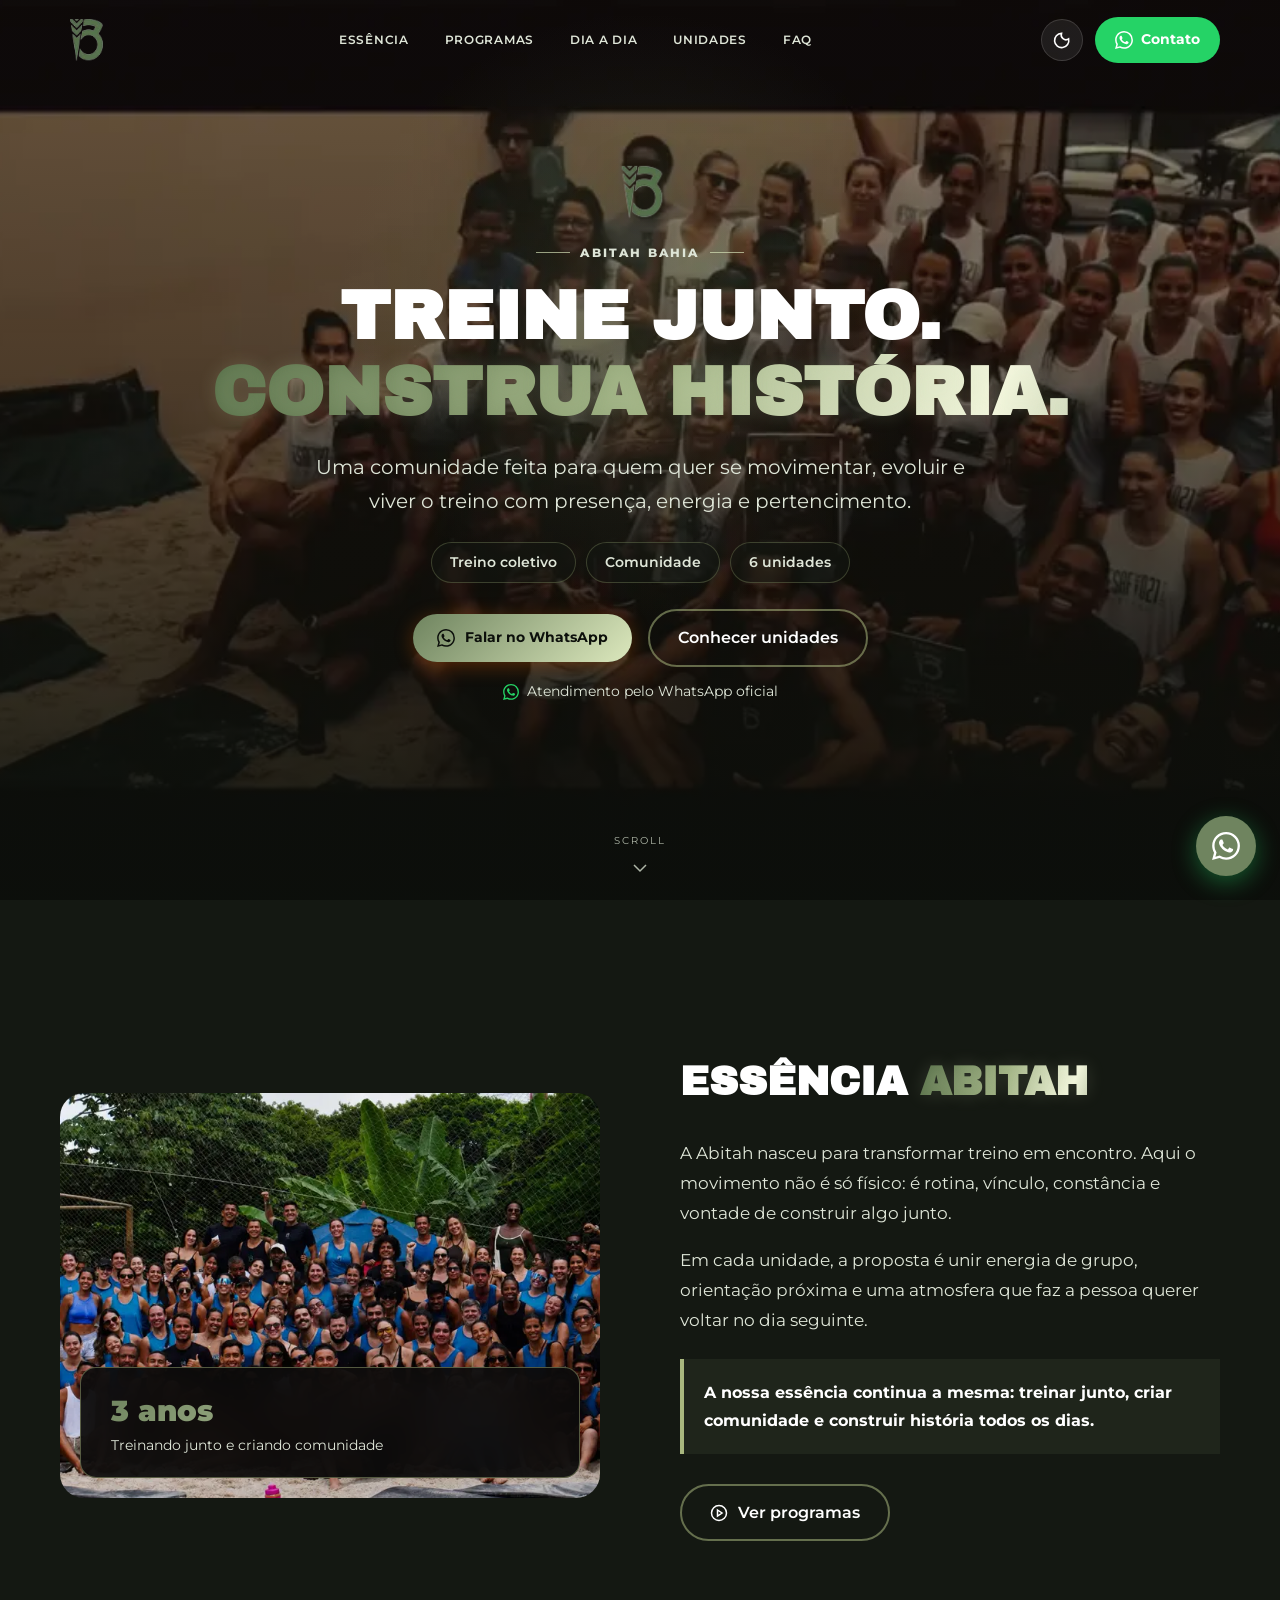
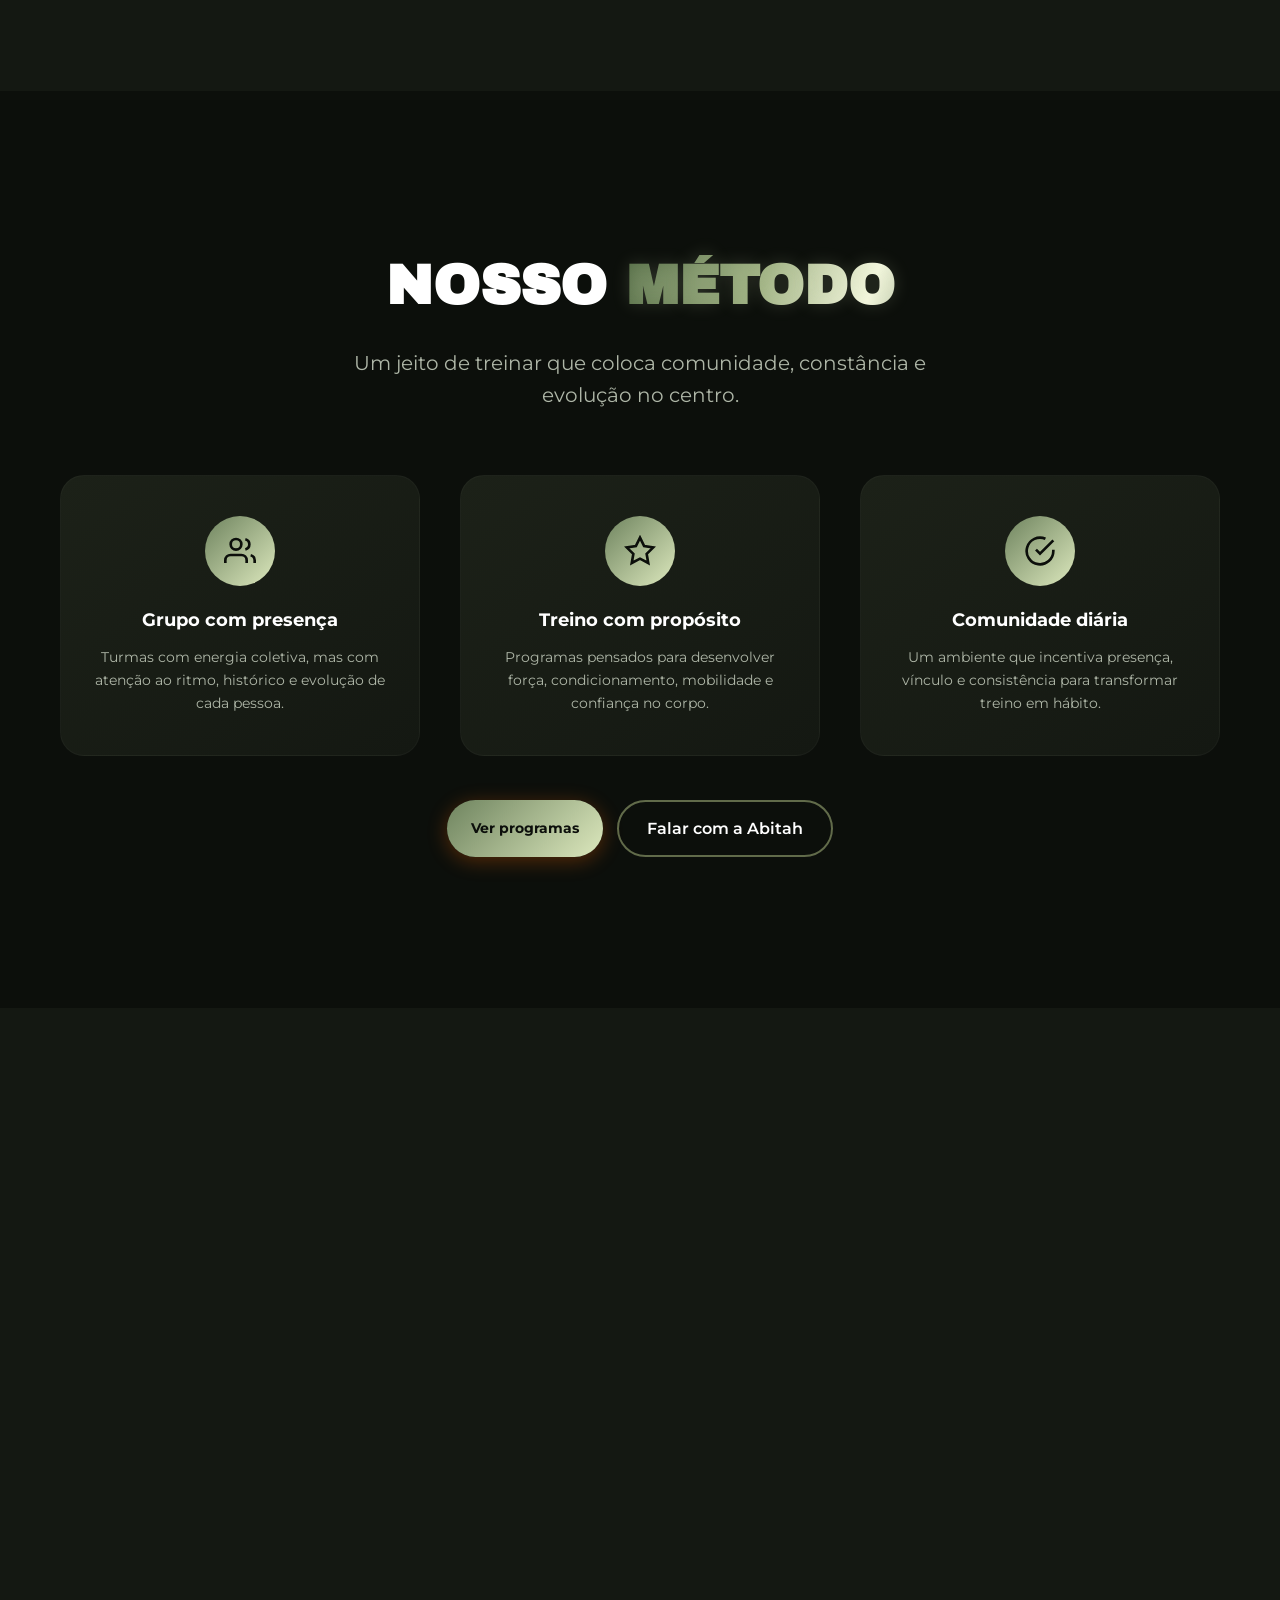
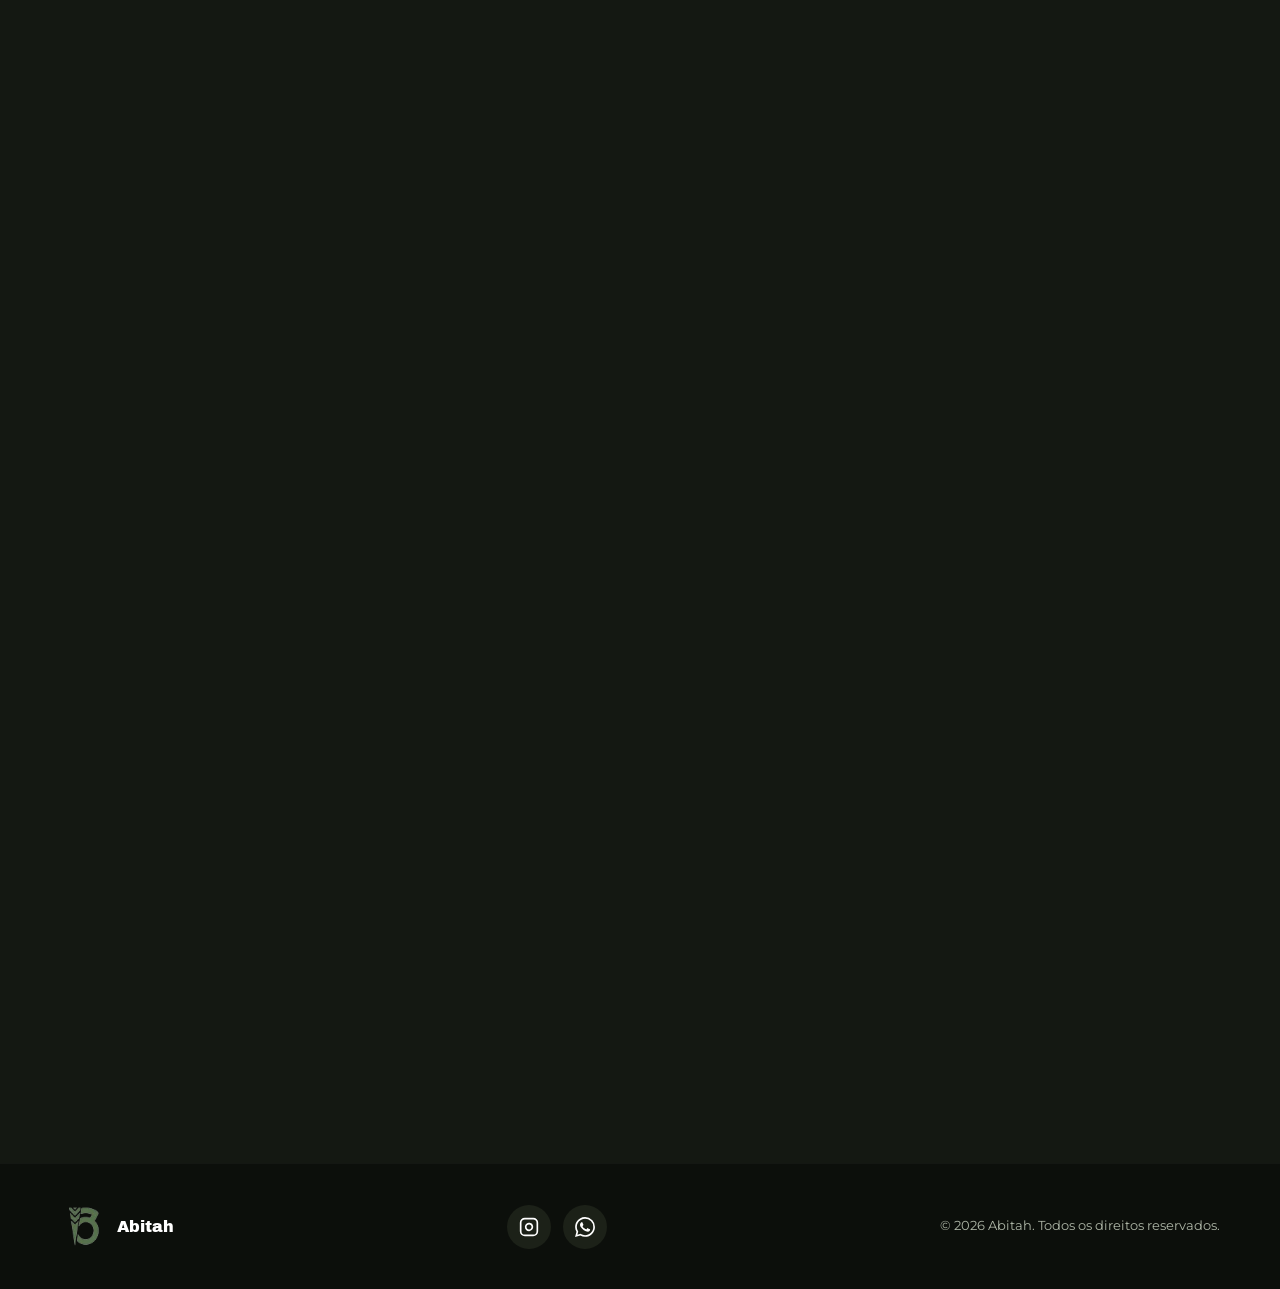
<file: index.html>
﻿<!DOCTYPE html>
<html lang="pt-BR">
<head>
    <meta charset="UTF-8">
    <meta name="viewport" content="width=device-width, initial-scale=1.0">
    <meta http-equiv="X-UA-Compatible" content="IE=edge">

    <!-- SEO -->
    <title>Abitah | Treine junto, crie comunidade e construa história</title>
    <meta name="description" content="Abitah é treino, comunidade e movimento todos os dias. Conheça nossas unidades na Bahia e fale pelo WhatsApp.">
    <meta name="keywords" content="abitah, treino, comunidade, funcional, unidade abitah, franquia abitah, bahia">
    <meta name="author" content="Abitah">
    <meta name="robots" content="index, follow">
    <link rel="canonical" href="https://opatricksimon.github.io/abitah/">

    <!-- Open Graph -->
    <meta property="og:type" content="website">
    <meta property="og:url" content="https://opatricksimon.github.io/abitah/">
    <meta property="og:title" content="Abitah | Treine junto, crie comunidade e construa história">
    <meta property="og:description" content="A essência Abitah: treinar junto, criar comunidade e construir história todos os dias.">
    <meta property="og:image" content="assets/images/abitah-community-700.webp">
    <meta property="og:locale" content="pt_BR">

    <!-- Favicon -->
    <link rel="icon" type="image/png" sizes="32x32" href="assets/images/abitah-favicon-32.png">
    <link rel="apple-touch-icon" href="assets/images/abitah-logo-192.png">
    <link rel="preload" as="image" href="assets/images/abitah-logo-mark.webp" fetchpriority="high">
    <link rel="preload" as="image" href="assets/images/hero-abitah-poster-640.webp" fetchpriority="high" media="(max-width: 899px)">
    <link rel="preload" as="image" href="assets/images/hero-abitah-poster-960.webp" fetchpriority="high" media="(min-width: 900px)">

    <style>
        *,*::before,*::after{box-sizing:border-box;margin:0;padding:0}
        :root{--primary-orange:#6f845f;--primary-yellow:#a8b77e;--brand-green:#6f845f;--brand-green-dark:#314329;--brand-green-soft:#a8b77e;--dark-bg:#0c0f0b;--dark-secondary:#141812;--dark-tertiary:#1c2118;--text-white:#fff;--text-gray:#aeb6a7;--text-light-gray:#dfe6d8;--gradient-primary:linear-gradient(135deg,#6f845f,#dce8bd);--font-main:Montserrat,system-ui,-apple-system,BlinkMacSystemFont,'Segoe UI',sans-serif;--font-display:'Arial Black',Impact,system-ui,sans-serif;--section-padding:clamp(80px,12vw,150px);--container-max:1400px;--container-padding:clamp(20px,5vw,60px);--radius-full:100px;--whatsapp-green:#25d366;--transition-fast:.2s cubic-bezier(.4,0,.2,1);--transition-normal:.4s cubic-bezier(.4,0,.2,1)}
        body.theme-light{--dark-bg:#f3f8ef;--dark-secondary:#e2ecd9;--dark-tertiary:#fbfff7;--text-white:#11160f;--text-gray:#5e6958;--text-light-gray:#283124;--gradient-primary:linear-gradient(135deg,#536b45,#8fa16b)}
        html{scroll-behavior:smooth;-webkit-font-smoothing:antialiased;scrollbar-width:thin;scrollbar-color:var(--brand-green-soft) var(--dark-bg)}
        body{font-family:var(--font-main);background:var(--dark-bg);color:var(--text-white);line-height:1.6;overflow-x:hidden}img,video{max-width:100%;height:auto;display:block}a{text-decoration:none;color:inherit}button{font-family:inherit;cursor:pointer;border:0;background:none;color:inherit}.container{max-width:var(--container-max);margin:0 auto;padding:0 var(--container-padding)}
        .scroll-progress{position:fixed;top:14vh;right:14px;width:3px;height:0;max-height:72vh;border-radius:999px;background:linear-gradient(180deg,#dce8bd,var(--brand-green),#fff);z-index:9999}
        .header{position:fixed;top:3px;left:0;right:0;z-index:1000;padding:12px 0}.header-container{display:flex;align-items:center;justify-content:space-between;gap:20px}.logo{display:flex;align-items:center}.logo img{width:50px;height:50px;object-fit:contain;border-radius:0}.nav-menu{display:none;align-items:center;gap:4px}.nav-link{padding:10px 16px;border-radius:var(--radius-full);font-size:.73rem;font-weight:800;text-transform:uppercase;letter-spacing:.06em;color:var(--text-light-gray)}.btn-whatsapp-contact{display:inline-flex;align-items:center;gap:8px;background:var(--whatsapp-green);color:#fff;font-size:.85rem;font-weight:800;padding:12px 20px;border-radius:var(--radius-full)}.btn-whatsapp-contact svg{width:18px;height:18px}.theme-toggle{width:42px;height:42px;display:inline-flex;align-items:center;justify-content:center;border-radius:999px;color:var(--text-white);background:rgba(255,255,255,.08);border:1px solid rgba(255,255,255,.14)}.theme-toggle svg{width:19px;height:19px}.theme-icon-light{display:none}body.theme-light .theme-icon-dark{display:none}body.theme-light .theme-icon-light{display:block}.mobile-menu-btn{display:flex;flex-direction:column;gap:5px;padding:10px}.mobile-menu-btn span{width:24px;height:2px;background:var(--text-white)}.mobile-menu-overlay{position:fixed;inset:0;background:rgba(10,10,10,.98);z-index:1001;display:none;flex-direction:column;align-items:center;justify-content:center;gap:24px}.mobile-menu-overlay.active{display:flex}.mobile-menu-overlay a{font-size:1.3rem;font-weight:700;padding:12px 24px}.mobile-menu-close{position:absolute;top:20px;right:20px;font-size:2rem}
        .btn-primary,.btn-secondary{display:inline-flex;align-items:center;justify-content:center;gap:10px;font-weight:800;border-radius:var(--radius-full);padding:14px 28px}.btn-primary{background:var(--gradient-primary);color:#0c0f0b}.btn-secondary{color:#fff;border:2px solid rgba(168,183,126,.55);background:rgba(12,15,11,.22)}.btn-small{padding:12px 24px;font-size:.95rem}
        .hero{position:relative;min-height:100vh;display:flex;align-items:center;justify-content:center;overflow:hidden}.hero-bg{position:absolute;inset:0;z-index:-2;background-image:url('assets/images/hero-abitah-poster-640.webp');background-size:cover;background-position:center bottom}.hero-bg video{display:none;width:100%;height:100%;object-fit:cover;object-position:center center}.hero-overlay{position:absolute;inset:0;z-index:-1;background:radial-gradient(circle at 50% 35%,rgba(111,132,95,.2),transparent 35%),linear-gradient(180deg,rgba(12,15,11,.28) 0%,rgba(12,15,11,.5) 46%,rgba(12,15,11,.96) 100%)}.hero-content{text-align:center;width:100%;max-width:1000px;padding:0 var(--container-padding) clamp(54px,10vh,120px)}.hero-logo-mark{width:64px;margin:0 auto 12px;filter:drop-shadow(0 14px 30px rgba(0,0,0,.38))}.eyebrow{display:inline-flex;align-items:center;gap:10px;color:var(--text-light-gray);font-size:.76rem;font-weight:900;letter-spacing:.18em;text-transform:uppercase;margin-bottom:16px}.eyebrow::before,.eyebrow::after{content:"";width:34px;height:1px;background:rgba(220,232,189,.65)}.hero h1{font-family:var(--font-display);text-transform:uppercase;letter-spacing:0;max-width:min(1120px,calc(100vw - 48px));font-size:clamp(3rem,5.4vw,5.1rem);font-weight:900;line-height:1.1;margin:0 auto 20px;text-wrap:balance}.hero h1 span{white-space:nowrap;background-image:linear-gradient(110deg,#536b45 0%,#9fb183 24%,#f4f7df 42%,#6f845f 58%,#dce8bd 78%,#536b45 100%);-webkit-background-clip:text;-webkit-text-fill-color:transparent;background-clip:text}.hero-copy{max-width:690px;margin:0 auto 24px;color:var(--text-light-gray);font-size:clamp(1rem,2.4vw,1.25rem);line-height:1.7}body.theme-light .hero-copy{color:#dfe6d8}.hero-tags{display:flex;flex-wrap:wrap;justify-content:center;gap:10px;margin-bottom:26px}.hero-tag{color:var(--text-light-gray);border:1px solid rgba(168,183,126,.28);background:rgba(20,24,18,.52);padding:8px 18px;border-radius:var(--radius-full);font-size:clamp(.75rem,2vw,.9rem);font-weight:700}.hero-cta{display:flex;align-items:center;justify-content:center;gap:16px;flex-wrap:wrap}.hero-cta-hint{display:flex;align-items:center;justify-content:center;gap:8px;flex-basis:100%;width:100%;font-size:.85rem;color:var(--text-light-gray)}.hero-cta-hint svg{width:16px;height:16px;color:var(--whatsapp-green)}.hero-scroll{position:absolute;bottom:20px;left:50%;transform:translateX(-50%);display:flex;flex-direction:column;align-items:center;gap:6px;color:var(--text-gray);font-size:.65rem;text-transform:uppercase;letter-spacing:2px}.hero-scroll svg{width:24px;height:24px}.whatsapp-float{position:fixed;right:22px;bottom:22px;z-index:900;width:60px;height:60px;border-radius:999px;display:inline-flex;align-items:center;justify-content:center;background:var(--brand-green);color:#fff;box-shadow:0 0 25px rgba(111,132,95,.55)}.whatsapp-float svg{width:28px;height:28px}section:not(.hero){content-visibility:auto;contain-intrinsic-size:900px}.reveal,.reveal-stagger>*{opacity:1;transform:none;transition:none}
        @media (max-width:899px){body:not(.deferred-ready) section:not(.hero),body:not(.deferred-ready) footer,body:not(.deferred-ready) .modal-overlay{content-visibility:hidden;contain-intrinsic-size:900px}}
        @media (min-width:900px){.nav-menu{display:flex}.mobile-menu-btn{display:none}.header-container{justify-content:flex-start;gap:8px}.nav-menu{margin-left:auto;margin-right:auto}.theme-toggle{margin-left:0;margin-right:4px;flex:0 0 42px}.btn-whatsapp-contact{flex:0 0 auto}.hero-bg{background-image:url('assets/images/hero-abitah-poster-960.webp')}.hero-bg video{display:block}.hero-logo-mark{width:clamp(46px,4.8vw,64px);margin-top:clamp(42px,6vh,58px)}}
        @media (max-width:899px){:root{--section-padding:clamp(64px,16vw,88px)}.btn-whatsapp-contact{display:none}.mobile-menu-overlay .btn-whatsapp-contact{display:inline-flex}.theme-toggle{margin-left:auto;flex:0 0 42px}.hero-content{max-width:100%;overflow:hidden;padding-left:18px;padding-right:18px}.hero h1{font-size:clamp(1.82rem,7.8vw,2.1rem);line-height:1.02;max-width:100%;letter-spacing:0}.hero-copy{max-width:310px;font-size:.98rem}.hero-tags{max-width:330px;margin-left:auto;margin-right:auto}.hero-cta{flex-direction:column}.eyebrow::before,.eyebrow::after{width:18px}.whatsapp-float{width:52px;height:52px;right:16px;bottom:16px;opacity:.94}.whatsapp-float svg{width:24px;height:24px}}

    </style>
    <noscript><style>body section:not(.hero),body footer,body .modal-overlay{content-visibility:visible!important}</style><link rel="stylesheet" href="assets/css/abitah-deferred.css"></noscript>
</head>
<body>

        <!-- ============================================
         SCROLL PROGRESS BAR
         ============================================ -->
    <div class="scroll-progress" id="scrollProgress"></div>

    <!-- ============================================
         HEADER - NOVO COM MENU DE NAVEGAÃ‡ÃƒO
         ============================================ -->
    <header class="header" id="header">
        <div class="container header-container">
            <a href="#hero" class="logo" aria-label="Abitah">
                <img src="assets/images/abitah-logo-mark-64.webp" srcset="assets/images/abitah-logo-mark-64.webp 1x, assets/images/abitah-logo-mark.webp 3x" alt="Abitah" width="50" height="50" decoding="async">
            </a>

            <!-- Menu de Navegação -->
            <nav class="nav-menu">
                <a href="#about" class="nav-link">Essência</a>
                <a href="#programs" class="nav-link">Programas</a>
                <a href="#daily" class="nav-link">Dia a dia</a>
                <a href="#units" class="nav-link">Unidades</a>
                <a href="#faq" class="nav-link">FAQ</a>
            </nav>

            <!-- Botão WhatsApp Contato -->
            <button class="theme-toggle" id="themeToggle" type="button" aria-label="Alternar tema claro e escuro">
                <svg class="theme-icon-dark" xmlns="http://www.w3.org/2000/svg" viewBox="0 0 24 24" fill="none" stroke="currentColor" stroke-width="2"><path d="M12 3a6 6 0 0 0 9 7 9 9 0 1 1-9-7Z"></path></svg>
                <svg class="theme-icon-light" xmlns="http://www.w3.org/2000/svg" viewBox="0 0 24 24" fill="none" stroke="currentColor" stroke-width="2"><circle cx="12" cy="12" r="4"></circle><path d="M12 2v2"></path><path d="M12 20v2"></path><path d="m4.93 4.93 1.41 1.41"></path><path d="m17.66 17.66 1.41 1.41"></path><path d="M2 12h2"></path><path d="M20 12h2"></path><path d="m6.34 17.66-1.41 1.41"></path><path d="m19.07 4.93-1.41 1.41"></path></svg>
            </button>

            <a href="https://wa.me/5571997360060" target="_blank" class="btn-whatsapp-contact">
                <svg xmlns="http://www.w3.org/2000/svg" viewBox="0 0 24 24" fill="currentColor"><path d="M17.472 14.382c-.297-.149-1.758-.867-2.03-.967-.273-.099-.471-.148-.67.15-.197.297-.767.966-.94 1.164-.173.199-.347.223-.644.075-.297-.15-1.255-.463-2.39-1.475-.883-.788-1.48-1.761-1.653-2.059-.173-.297-.018-.458.13-.606.134-.133.298-.347.446-.52.149-.174.198-.298.298-.497.099-.198.05-.371-.025-.52-.075-.149-.669-1.612-.916-2.207-.242-.579-.487-.5-.669-.51-.173-.008-.371-.01-.57-.01-.198 0-.52.074-.792.372-.272.297-1.04 1.016-1.04 2.479 0 1.462 1.065 2.875 1.213 3.074.149.198 2.096 3.2 5.077 4.487.709.306 1.262.489 1.694.625.712.227 1.36.195 1.871.118.571-.085 1.758-.719 2.006-1.413.248-.694.248-1.289.173-1.413-.074-.124-.272-.198-.57-.347m-5.421 7.403h-.004a9.87 9.87 0 01-5.031-1.378l-.361-.214-3.741.982.998-3.648-.235-.374a9.86 9.86 0 01-1.51-5.26c.001-5.45 4.436-9.884 9.888-9.884 2.64 0 5.122 1.03 6.988 2.898a9.825 9.825 0 012.893 6.994c-.003 5.45-4.437 9.884-9.885 9.884m8.413-18.297A11.815 11.815 0 0012.05 0C5.495 0 .16 5.335.157 11.892c0 2.096.547 4.142 1.588 5.945L.057 24l6.305-1.654a11.882 11.882 0 005.683 1.448h.005c6.554 0 11.89-5.335 11.893-11.893a11.821 11.821 0 00-3.48-8.413z"/></svg>
                Contato
            </a>

            <!-- Menu Mobile -->
            <button class="mobile-menu-btn" id="mobileMenuBtn" aria-label="Abrir menu">
                <span></span>
                <span></span>
                <span></span>
            </button>
        </div>
    </header>

    <!-- Mobile Menu Overlay -->
    <div class="mobile-menu-overlay" id="mobileMenu">
        <button class="mobile-menu-close" id="mobileMenuClose">&times;</button>
        <a href="#about" onclick="closeMobileMenu()">Essência</a>
        <a href="#programs" onclick="closeMobileMenu()">Programas</a>
        <a href="#daily" onclick="closeMobileMenu()">Dia a dia</a>
        <a href="#units" onclick="closeMobileMenu()">Unidades</a>
        <a href="#faq" onclick="closeMobileMenu()">FAQ</a>
        <a href="https://wa.me/5571997360060" target="_blank" class="btn-whatsapp-contact">
            <svg xmlns="http://www.w3.org/2000/svg" width="18" height="18" viewBox="0 0 24 24" fill="currentColor"><path d="M17.472 14.382c-.297-.149-1.758-.867-2.03-.967-.273-.099-.471-.148-.67.15-.197.297-.767.966-.94 1.164-.173.199-.347.223-.644.075-.297-.15-1.255-.463-2.39-1.475-.883-.788-1.48-1.761-1.653-2.059-.173-.297-.018-.458.13-.606.134-.133.298-.347.446-.52.149-.174.198-.298.298-.497.099-.198.05-.371-.025-.52-.075-.149-.669-1.612-.916-2.207-.242-.579-.487-.5-.669-.51-.173-.008-.371-.01-.57-.01-.198 0-.52.074-.792.372-.272.297-1.04 1.016-1.04 2.479 0 1.462 1.065 2.875 1.213 3.074.149.198 2.096 3.2 5.077 4.487.709.306 1.262.489 1.694.625.712.227 1.36.195 1.871.118.571-.085 1.758-.719 2.006-1.413.248-.694.248-1.289.173-1.413-.074-.124-.272-.198-.57-.347m-5.421 7.403h-.004a9.87 9.87 0 01-5.031-1.378l-.361-.214-3.741.982.998-3.648-.235-.374a9.86 9.86 0 01-1.51-5.26c.001-5.45 4.436-9.884 9.888-9.884 2.64 0 5.122 1.03 6.988 2.898a9.825 9.825 0 012.893 6.994c-.003 5.45-4.437 9.884-9.885 9.884m8.413-18.297A11.815 11.815 0 0012.05 0C5.495 0 .16 5.335.157 11.892c0 2.096.547 4.142 1.588 5.945L.057 24l6.305-1.654a11.882 11.882 0 005.683 1.448h.005c6.554 0 11.89-5.335 11.893-11.893a11.821 11.821 0 00-3.48-8.413z"/></svg>
            Contato
        </a>
    </div>

    <!-- ============================================
         HERO SECTION
         ============================================ -->
    <section class="hero" id="hero">
        <div class="hero-bg">
            <video id="heroVideo" muted loop playsinline preload="none" data-src="assets/video/ctabitah-hero-loop.mp4" aria-label="Vídeo de apresentação da Abitah"></video>
        </div>
        <div class="hero-overlay"></div>

        <div class="hero-content">
            <img class="hero-logo-mark" src="assets/images/abitah-logo-mark-64.webp" srcset="assets/images/abitah-logo-mark-64.webp 1x, assets/images/abitah-logo-mark.webp 3x" alt="" aria-hidden="true" width="64" height="64" decoding="async" fetchpriority="high">
            <div class="eyebrow">Abitah Bahia</div>
            <h1>Treine junto. <span>Construa história.</span></h1>
            <p class="hero-copy">Uma comunidade feita para quem quer se movimentar, evoluir e viver o treino com presença, energia e pertencimento.</p>

            <!-- Tags com moldura/círculo -->
            <div class="hero-tags">
                <span class="hero-tag">Treino coletivo</span>
                <span class="hero-tag">Comunidade</span>
                <span class="hero-tag">6 unidades</span>
            </div>

            <!-- Aceita Gympass / Totalpass -->
            <div class="hero-cta">
                <a href="https://wa.me/5571997360060" target="_blank" class="btn-primary btn-small">
                    <svg xmlns="http://www.w3.org/2000/svg" width="18" height="18" viewBox="0 0 24 24" fill="currentColor"><path d="M17.472 14.382c-.297-.149-1.758-.867-2.03-.967-.273-.099-.471-.148-.67.15-.197.297-.767.966-.94 1.164-.173.199-.347.223-.644.075-.297-.15-1.255-.463-2.39-1.475-.883-.788-1.48-1.761-1.653-2.059-.173-.297-.018-.458.13-.606.134-.133.298-.347.446-.52.149-.174.198-.298.298-.497.099-.198.05-.371-.025-.52-.075-.149-.669-1.612-.916-2.207-.242-.579-.487-.5-.669-.51-.173-.008-.371-.01-.57-.01-.198 0-.52.074-.792.372-.272.297-1.04 1.016-1.04 2.479 0 1.462 1.065 2.875 1.213 3.074.149.198 2.096 3.2 5.077 4.487.709.306 1.262.489 1.694.625.712.227 1.36.195 1.871.118.571-.085 1.758-.719 2.006-1.413.248-.694.248-1.289.173-1.413-.074-.124-.272-.198-.57-.347m-5.421 7.403h-.004a9.87 9.87 0 01-5.031-1.378l-.361-.214-3.741.982.998-3.648-.235-.374a9.86 9.86 0 01-1.51-5.26c.001-5.45 4.436-9.884 9.888-9.884 2.64 0 5.122 1.03 6.988 2.898a9.825 9.825 0 012.893 6.994c-.003 5.45-4.437 9.884-9.885 9.884m8.413-18.297A11.815 11.815 0 0012.05 0C5.495 0 .16 5.335.157 11.892c0 2.096.547 4.142 1.588 5.945L.057 24l6.305-1.654a11.882 11.882 0 005.683 1.448h.005c6.554 0 11.89-5.335 11.893-11.893a11.821 11.821 0 00-3.48-8.413z"/></svg>
                    Falar no WhatsApp
                </a>
                <a href="#units" class="btn-secondary">
                    Conhecer unidades
                </a>
                <span class="hero-cta-hint">
                    <svg xmlns="http://www.w3.org/2000/svg" viewBox="0 0 24 24" fill="currentColor"><path d="M17.472 14.382c-.297-.149-1.758-.867-2.03-.967-.273-.099-.471-.148-.67.15-.197.297-.767.966-.94 1.164-.173.199-.347.223-.644.075-.297-.15-1.255-.463-2.39-1.475-.883-.788-1.48-1.761-1.653-2.059-.173-.297-.018-.458.13-.606.134-.133.298-.347.446-.52.149-.174.198-.298.298-.497.099-.198.05-.371-.025-.52-.075-.149-.669-1.612-.916-2.207-.242-.579-.487-.5-.669-.51-.173-.008-.371-.01-.57-.01-.198 0-.52.074-.792.372-.272.297-1.04 1.016-1.04 2.479 0 1.462 1.065 2.875 1.213 3.074.149.198 2.096 3.2 5.077 4.487.709.306 1.262.489 1.694.625.712.227 1.36.195 1.871.118.571-.085 1.758-.719 2.006-1.413.248-.694.248-1.289.173-1.413-.074-.124-.272-.198-.57-.347m-5.421 7.403h-.004a9.87 9.87 0 01-5.031-1.378l-.361-.214-3.741.982.998-3.648-.235-.374a9.86 9.86 0 01-1.51-5.26c.001-5.45 4.436-9.884 9.888-9.884 2.64 0 5.122 1.03 6.988 2.898a9.825 9.825 0 012.893 6.994c-.003 5.45-4.437 9.884-9.885 9.884m8.413-18.297A11.815 11.815 0 0012.05 0C5.495 0 .16 5.335.157 11.892c0 2.096.547 4.142 1.588 5.945L.057 24l6.305-1.654a11.882 11.882 0 005.683 1.448h.005c6.554 0 11.89-5.335 11.893-11.893a11.821 11.821 0 00-3.48-8.413z"/></svg>
                    Atendimento pelo WhatsApp oficial
                </span>
            </div>
        </div>

        <a href="#about" class="hero-scroll">
            <span>Scroll</span>
            <svg xmlns="http://www.w3.org/2000/svg" width="24" height="24" viewBox="0 0 24 24" fill="none" stroke="currentColor" stroke-width="1.5"><polyline points="6 9 12 15 18 9"></polyline></svg>
        </a>
    </section>
<script>
        const heroVideo = document.getElementById('heroVideo');
        const reduceMotion = window.matchMedia('(prefers-reduced-motion: reduce)');
        const desktopViewport = window.matchMedia('(min-width: 900px)');
        const header = document.getElementById('header');
        const scrollProgress = document.getElementById('scrollProgress');
        let deferredHydrated = false;
        let deferredInitialized = false;
        let deferredPromise = null;

        const loadDeferredStyles = (() => {
            let loaded = false;
            return () => {
                if (loaded || document.getElementById('abitahDeferredStyles')) return;
                loaded = true;
                const link = document.createElement('link');
                link.id = 'abitahDeferredStyles';
                link.rel = 'stylesheet';
                link.href = 'assets/css/abitah-deferred.css';
                document.head.appendChild(link);
            };
        })();

        function loadAboutMedia() {
            document.querySelectorAll('.about-image source[data-srcset]').forEach(source => {
                source.srcset = source.dataset.srcset;
                source.removeAttribute('data-srcset');
            });
            document.querySelectorAll('.about-image img[data-src]').forEach(img => {
                img.src = img.dataset.src;
                img.removeAttribute('data-src');
            });
        }

        function loadVideoSource(video) {
            if (!video || video.dataset.loaded === 'true') return;
            const src = video.dataset.src;
            if (!src) return;
            const source = document.createElement('source');
            source.src = src;
            source.type = 'video/mp4';
            video.appendChild(source);
            video.dataset.loaded = 'true';
            video.load();
        }

        function hydrateDeferredContent() {
            document.body.classList.add('deferred-ready');
            loadDeferredStyles();
            if (deferredHydrated) {
                loadAboutMedia();
                initDeferredInteractions();
                return Promise.resolve();
            }
            if (!deferredPromise) {
                deferredPromise = fetch('assets/deferred-content.html')
                    .then(response => response.text())
                    .then(markup => {
                        document.body.insertAdjacentHTML('beforeend', markup);
                        deferredHydrated = true;
                        loadAboutMedia();
                        initDeferredInteractions();
                    })
                    .catch(() => {
                        deferredHydrated = true;
                    });
            }
            return deferredPromise;
        }

        function initDeferredInteractions() {
            if (deferredInitialized) return;
            deferredInitialized = true;

            const revealElements = desktopViewport.matches ? document.querySelectorAll('.reveal, .reveal-stagger') : [];
            if (desktopViewport.matches && 'IntersectionObserver' in window) {
                const revealObserver = new IntersectionObserver(entries => {
                    entries.forEach(entry => {
                        if (!entry.isIntersecting) return;
                        entry.target.classList.add('active');
                        revealObserver.unobserve(entry.target);
                    });
                }, { rootMargin: '0px 0px -80px 0px', threshold: 0.08 });
                revealElements.forEach(element => revealObserver.observe(element));
            } else {
                revealElements.forEach(element => element.classList.add('active'));
            }

            document.querySelectorAll('.faq-item').forEach(item => {
                const question = item.querySelector('.faq-question');
                question?.addEventListener('click', () => {
                    document.querySelectorAll('.faq-item.active').forEach(active => {
                        if (active !== item) active.classList.remove('active');
                    });
                    item.classList.toggle('active');
                });
            });

            const dailyCards = document.querySelectorAll('.daily-video');
            const loadVideoPoster = video => {
                if (!video || video.poster || !video.dataset.poster) return;
                video.poster = video.dataset.poster;
            };
            const loadDailyPosters = () => dailyCards.forEach(card => loadVideoPoster(card.querySelector('video')));
            const dailySection = document.getElementById('daily');
            if (dailySection && 'IntersectionObserver' in window) {
                const dailyPosterObserver = new IntersectionObserver(entries => {
                    if (entries.some(entry => entry.isIntersecting)) {
                        loadDailyPosters();
                        dailyPosterObserver.disconnect();
                    }
                }, { rootMargin: '500px 0px' });
                dailyPosterObserver.observe(dailySection);
            }

            dailyCards.forEach(card => {
                const video = card.querySelector('video');
                const button = card.querySelector('.video-play');
                if (!video || !button) return;
                button.addEventListener('click', () => {
                    const isCurrentPlaying = !video.paused;
                    dailyCards.forEach(otherCard => {
                        const otherVideo = otherCard.querySelector('video');
                        if (otherVideo) otherVideo.pause();
                        otherCard.classList.remove('is-playing');
                    });
                    if (isCurrentPlaying) {
                        video.pause();
                        card.classList.remove('is-playing');
                    } else {
                        loadVideoPoster(video);
                        loadVideoSource(video);
                        video.play();
                        card.classList.add('is-playing');
                    }
                });
                video.addEventListener('click', () => button.click());
                video.addEventListener('pause', () => card.classList.remove('is-playing'));
            });

            const openContactForm = document.getElementById('openContactForm');
            const contactModal = document.getElementById('contactModal');
            const contactModalClose = document.getElementById('contactModalClose');
            const unitModal = document.getElementById('unitModal');
            const unitModalClose = document.getElementById('unitModalClose');
            const successModal = document.getElementById('successModal');
            const modalClose = document.getElementById('modalClose');
            const unitModalTitle = document.getElementById('unitModalTitle');
            const unitModalPlace = document.getElementById('unitModalPlace');
            const unitModalAddress = document.getElementById('unitModalAddress');
            const unitModalCity = document.getElementById('unitModalCity');
            const unitModalNote = document.getElementById('unitModalNote');
            const unitModalFrame = document.getElementById('unitModalFrame');

            function openModal(modal) {
                modal?.classList.add('active');
                modal?.setAttribute('aria-hidden', 'false');
                document.body.style.overflow = 'hidden';
            }

            function closeModal(modal) {
                modal?.classList.remove('active');
                modal?.setAttribute('aria-hidden', 'true');
                document.body.style.overflow = '';
                if (modal === unitModal && unitModalFrame) unitModalFrame.src = '';
            }

            openContactForm?.addEventListener('click', () => openModal(contactModal));
            contactModalClose?.addEventListener('click', () => closeModal(contactModal));
            contactModal?.addEventListener('click', event => {
                if (event.target === contactModal) closeModal(contactModal);
            });

            document.querySelectorAll('.unit-option').forEach(button => {
                button.addEventListener('click', () => {
                    unitModalTitle.textContent = button.dataset.unit || '';
                    unitModalPlace.textContent = button.dataset.place || '';
                    unitModalAddress.textContent = button.dataset.address || '';
                    unitModalCity.textContent = button.dataset.city || '';
                    unitModalNote.textContent = button.dataset.note || '';
                    const mapUrl = button.dataset.map || '';
                    const fallbackQuery = encodeURIComponent((button.dataset.place || '') + ' ' + (button.dataset.address || '') + ' ' + (button.dataset.city || ''));
                    const query = mapUrl.includes('query=') ? mapUrl.split('query=')[1] : fallbackQuery;
                    if (unitModalFrame) unitModalFrame.src = 'https://www.google.com/maps?q=' + query + '&output=embed';
                    openModal(unitModal);
                });
            });
            unitModalClose?.addEventListener('click', () => closeModal(unitModal));
            unitModal?.addEventListener('click', event => {
                if (event.target === unitModal) closeModal(unitModal);
            });

            const leadForm = document.getElementById('leadForm');
            leadForm?.addEventListener('submit', function(event) {
                event.preventDefault();
                const data = Object.fromEntries(new FormData(this));
                const message = '*Novo contato pelo site Abitah*%0A%0A*Nome:* ' + data.name + '%0A*Telefone:* ' + data.phone + '%0A*Interesse:* ' + data.modality + '%0A%0A_Vim pelo site e quero falar com a Abitah._';
                window.open('https://wa.me/5571997360060?text=' + message, '_blank');
                closeModal(contactModal);
                openModal(successModal);
                this.reset();
            });
            modalClose?.addEventListener('click', () => closeModal(successModal));
            successModal?.addEventListener('click', event => {
                if (event.target === successModal) closeModal(successModal);
            });

            window.addEventListener('keydown', event => {
                if (event.key === 'Escape') {
                    closeModal(contactModal);
                    closeModal(unitModal);
                    closeModal(successModal);
                }
            });
        }

        if (desktopViewport.matches) {
            const fontStylesheet = document.createElement('link');
            fontStylesheet.rel = 'stylesheet';
            fontStylesheet.href = 'https://fonts.googleapis.com/css2?family=Archivo+Black&family=Montserrat:wght@400;600;700;800;900&display=swap';
            document.head.appendChild(fontStylesheet);
        }

        const canLoadHeroVideo = desktopViewport.matches
            && !reduceMotion.matches
            && !(navigator.connection && navigator.connection.saveData);

        if (heroVideo && canLoadHeroVideo) {
            const startHeroVideo = () => {
                loadVideoSource(heroVideo);
                heroVideo.play().catch(() => {});
            };
            window.addEventListener('load', () => {
                if ('requestIdleCallback' in window) requestIdleCallback(startHeroVideo, { timeout: 1800 });
                else setTimeout(startHeroVideo, 1200);
            }, { once: true });
        }

        const themeToggle = document.getElementById('themeToggle');
        const storedTheme = localStorage.getItem('abitah-theme');
        if (storedTheme === 'light') document.body.classList.add('theme-light');
        themeToggle?.addEventListener('click', () => {
            document.body.classList.toggle('theme-light');
            localStorage.setItem('abitah-theme', document.body.classList.contains('theme-light') ? 'light' : 'dark');
        });

        let scrollTicking = false;
        const updateScrollState = () => {
            const height = document.documentElement.scrollHeight - document.documentElement.clientHeight;
            const scrolled = height > 0 ? ((document.documentElement.scrollTop || document.body.scrollTop) / height) * 100 : 0;
            if (scrollProgress) scrollProgress.style.height = scrolled + '%';
            header?.classList.toggle('scrolled', window.scrollY > 100);
            scrollTicking = false;
        };
        window.addEventListener('scroll', () => {
            hydrateDeferredContent();
            if (!scrollTicking) {
                requestAnimationFrame(updateScrollState);
                scrollTicking = true;
            }
        }, { passive: true });

        const mobileMenuBtn = document.getElementById('mobileMenuBtn');
        const mobileMenu = document.getElementById('mobileMenu');
        const mobileMenuClose = document.getElementById('mobileMenuClose');
        mobileMenuBtn?.addEventListener('click', () => mobileMenu?.classList.add('active'));
        mobileMenuClose?.addEventListener('click', () => mobileMenu?.classList.remove('active'));
        function closeMobileMenu() { mobileMenu?.classList.remove('active'); }
        window.closeMobileMenu = closeMobileMenu;

        ['pointerdown', 'touchstart', 'keydown'].forEach(eventName => {
            window.addEventListener(eventName, hydrateDeferredContent, { once: true, passive: true });
        });

        document.addEventListener('click', event => {
            const anchor = event.target.closest('a[href^="#"]');
            if (!anchor) return;
            const href = anchor.getAttribute('href');
            if (!href || href === '#') return;
            event.preventDefault();
            closeMobileMenu();
            hydrateDeferredContent().then(() => {
                const target = document.querySelector(href);
                if (!target) return;
                requestAnimationFrame(() => window.scrollTo({ top: target.offsetTop - 80, behavior: 'smooth' }));
            });
        });

        if (desktopViewport.matches) {
            const loadWhenIdle = () => {
                if ('requestIdleCallback' in window) requestIdleCallback(hydrateDeferredContent, { timeout: 1800 });
                else setTimeout(hydrateDeferredContent, 1200);
            };
            window.addEventListener('load', loadWhenIdle, { once: true });
        }

        if (location.hash && location.hash !== '#hero') {
            hydrateDeferredContent().then(() => {
                requestAnimationFrame(() => {
                    const target = document.querySelector(location.hash);
                    if (target) window.scrollTo({ top: target.offsetTop - 80, behavior: 'smooth' });
                });
            });
        }
    </script>
</body>
</html>
</file>
<file: assets/css/abitah-deferred.css>
﻿*,*::before,*::after{margin:0;padding:0;box-sizing:border-box}:root{--primary-orange:#FF6B00;--primary-yellow:#FFB800;--dark-bg:#0A0A0A;--dark-secondary:#111111;--dark-tertiary:#1A1A1A;--text-white:#FFFFFF;--text-gray:#888888;--text-light-gray:#CCCCCC;--gradient-primary:linear-gradient(135deg,var(--primary-orange),var(--primary-yellow));--font-main:'Montserrat',system-ui,-apple-system,BlinkMacSystemFont,'Segoe UI',sans-serif;--section-padding:clamp(80px,12vw,150px);--container-max:1400px;--container-padding:clamp(20px,5vw,60px);--transition-fast:0.2s cubic-bezier(0.4,0,0.2,1);--transition-normal:0.4s cubic-bezier(0.4,0,0.2,1);--transition-slow:0.6s cubic-bezier(0.4,0,0.2,1);--radius-sm:8px;--radius-md:16px;--radius-lg:24px;--radius-full:100px;--whatsapp-green:#25D366;--instagram-gradient:linear-gradient(45deg,#f09433 0%,#e6683c 25%,#dc2743 50%,#cc2366 75%,#bc1888 100%);--google-blue:#4285F4}html{scroll-behavior:smooth;-webkit-font-smoothing:antialiased}body{font-family:var(--font-main);background-color:var(--dark-bg);color:var(--text-white);line-height:1.6;overflow-x:hidden}img,video{max-width:100%;height:auto;display:block}a{text-decoration:none;color:inherit}button{font-family:inherit;cursor:pointer;border:none;outline:none}ul{list-style:none}.container{max-width:var(--container-max);margin:0 auto;padding:0 var(--container-padding)}.section-title{font-size:clamp(2rem,6vw,3.5rem);font-weight:800;text-align:center;margin-bottom:1rem;letter-spacing:-0.03em}.section-title span{background:var(--gradient-primary);-webkit-background-clip:text;-webkit-text-fill-color:transparent;background-clip:text}.section-subtitle{font-size:clamp(1rem,2.5vw,1.25rem);color:var(--text-gray);text-align:center;max-width:600px;margin:0 auto 4rem;font-weight:400}.scroll-progress{position:fixed;top:0;left:0;width:0%;height:3px;background:var(--gradient-primary);z-index:9999;transition:width 0.1s linear}.header{position:fixed;top:3px;left:0;right:0;z-index:1000;padding:12px 0;transition:all var(--transition-normal)}.header.scrolled{background:rgba(10,10,10,0.95);backdrop-filter:blur(30px);padding:10px 0}.header-container{display:flex;align-items:center;justify-content:space-between;gap:20px}.logo{display:flex;align-items:center;gap:10px;transition:transform var(--transition-fast)}.logo:hover{transform:scale(1.05)}.logo img{height:50px;width:50px;border-radius:50%;object-fit:cover}.nav-menu{display:none;align-items:center;gap:8px}@media (min-width:900px){.nav-menu{display:flex}}.nav-link{padding:10px 16px;font-size:0.85rem;font-weight:600;color:var(--text-light-gray);border-radius:var(--radius-full);transition:all var(--transition-fast)}.nav-link:hover{color:var(--text-white);background:rgba(255,255,255,0.05)}.btn-whatsapp-contact{display:inline-flex;align-items:center;gap:8px;background:var(--whatsapp-green);color:white;font-size:0.85rem;font-weight:700;padding:12px 20px;border-radius:var(--radius-full);transition:all var(--transition-normal)}.btn-whatsapp-contact:hover{transform:translateY(-2px);box-shadow:0 8px 25px rgba(37,211,102,0.4)}.btn-whatsapp-contact svg{width:18px;height:18px}.mobile-menu-btn{display:flex;flex-direction:column;gap:5px;background:none;padding:10px}.mobile-menu-btn span{width:24px;height:2px;background:var(--text-white);transition:all var(--transition-fast)}@media (min-width:900px){.mobile-menu-btn{display:none}}.btn-primary{display:inline-flex;align-items:center;justify-content:center;gap:10px;background:var(--gradient-primary);color:var(--dark-bg);font-size:clamp(0.9rem,2vw,1rem);font-weight:700;padding:14px 28px;border-radius:var(--radius-full);transition:all var(--transition-normal);box-shadow:0 4px 20px rgba(255,107,0,0.3);position:relative;overflow:hidden}.btn-primary:hover{transform:translateY(-3px);box-shadow:0 8px 30px rgba(255,107,0,0.5)}.btn-primary.btn-small{padding:12px 24px;font-size:0.9rem}.btn-secondary{display:inline-flex;align-items:center;justify-content:center;gap:10px;background:transparent;color:var(--text-white);font-size:1rem;font-weight:600;padding:14px 28px;border:2px solid rgba(255,107,0,0.5);border-radius:var(--radius-full);transition:all var(--transition-normal)}.btn-secondary:hover{background:var(--primary-orange);border-color:var(--primary-orange);color:var(--dark-bg)}.hero{position:relative;min-height:100vh;display:flex;align-items:flex-end;justify-content:center;overflow:hidden}.hero-bg{position:absolute;inset:0;z-index:-2;background-image:url('../images/hero-abitah-poster-640.webp');background-size:cover;background-position:center bottom}@media (min-width:900px){.hero-bg{background-image:url('../images/hero-abitah-poster-960.webp')}}.hero-bg img,.hero-bg video{width:100%;height:100%;object-fit:cover;object-position:center bottom;animation:heroZoom 20s ease-in-out infinite alternate}.hero-bg video{min-width:100%;min-height:100%}section:not(.hero){content-visibility:auto;contain-intrinsic-size:900px}@keyframes heroZoom{0%{transform:scale(1)}100%{transform:scale(1.05)}}.hero-overlay{position:absolute;inset:0;z-index:-1;background:linear-gradient( 180deg,rgba(10,10,10,0.3) 0%,rgba(10,10,10,0.1) 30%,rgba(10,10,10,0.5) 60%,rgba(10,10,10,0.98) 100% )}.hero-content{text-align:center;padding:0 var(--container-padding) clamp(50px,8vh,100px);max-width:1000px;animation:fadeInUp 1.2s cubic-bezier(0.4,0,0.2,1)}@keyframes fadeInUp{from{opacity:0;transform:translateY(50px)}to{opacity:1;transform:translateY(0)}}.hero h1{font-size:clamp(2.2rem,8vw,4.5rem);font-weight:900;line-height:1.1;margin-bottom:20px;letter-spacing:-0.04em}.hero h1 span{background:var(--gradient-primary);-webkit-background-clip:text;-webkit-text-fill-color:transparent;background-clip:text}.hero-tags{display:flex;flex-wrap:wrap;justify-content:center;gap:10px;margin-bottom:20px;animation:fadeInUp 1.2s cubic-bezier(0.4,0,0.2,1) 0.2s both}.hero-tag{background:rgba(255,255,255,0.08);border:1px solid rgba(255,255,255,0.15);padding:8px 18px;border-radius:var(--radius-full);font-size:clamp(0.75rem,2vw,0.9rem);font-weight:600;color:var(--text-light-gray);backdrop-filter:blur(10px);transition:all var(--transition-fast)}.hero-tag:hover{background:rgba(255,107,0,0.15);border-color:rgba(255,107,0,0.3);color:var(--text-white)}.hero-cta{display:flex;flex-direction:column;align-items:center;justify-content:center;gap:16px;animation:fadeInUp 1.2s cubic-bezier(0.4,0,0.2,1) 0.4s both}.hero-cta-hint{display:flex;align-items:center;justify-content:center;gap:8px;flex-basis:100%;width:100%;margin-top:-2px;font-size:0.85rem;color:var(--text-light-gray)}.hero-cta-hint svg{width:16px;height:16px;color:var(--whatsapp-green)}.hero-scroll{position:absolute;bottom:20px;left:50%;transform:translateX(-50%);display:flex;flex-direction:column;align-items:center;gap:6px;color:var(--text-gray);font-size:0.65rem;text-transform:uppercase;letter-spacing:2px;opacity:0;animation:fadeIn 1s ease 1.5s forwards,bounce 2.5s ease-in-out 2s infinite}@keyframes fadeIn{to{opacity:1}}@keyframes bounce{0%,100%{transform:translateX(-50%) translateY(0)}50%{transform:translateX(-50%) translateY(10px)}}.about{padding:var(--section-padding) 0;background:var(--dark-secondary)}.about-content{display:grid;grid-template-columns:1fr;gap:50px;align-items:center}@media (min-width:900px){.about-content{grid-template-columns:1fr 1fr;gap:80px}}.about-image{position:relative;border-radius:var(--radius-lg);overflow:hidden;max-width:560px;margin:0 auto}.about-image img{width:100%;aspect-ratio:4/3;object-fit:cover;max-height:460px}.about-stats{position:absolute;bottom:20px;left:20px;right:20px;background:rgba(10,10,10,0.9);backdrop-filter:blur(20px);padding:20px 30px;border-radius:var(--radius-md);border:1px solid rgba(255,107,0,0.3)}.about-stats h4{font-size:1.8rem;font-weight:900;background:var(--gradient-primary);-webkit-background-clip:text;-webkit-text-fill-color:transparent;background-clip:text}.about-stats p{font-size:0.9rem;color:var(--text-light-gray)}.about-text h2{font-size:clamp(1.8rem,5vw,2.5rem);font-weight:800;margin-bottom:24px}.about-text h2 span{background:var(--gradient-primary);-webkit-background-clip:text;-webkit-text-fill-color:transparent;background-clip:text}.about-text p{color:var(--text-light-gray);font-size:1.05rem;line-height:1.8;margin-bottom:16px}.about-text .highlight{color:var(--text-white);font-weight:600}.about-cta{margin-top:30px}.method{padding:var(--section-padding) 0;background:var(--dark-bg)}.method-grid{display:grid;grid-template-columns:1fr;gap:24px;margin-top:4rem}@media (min-width:768px){.method-grid{grid-template-columns:repeat(3,1fr);gap:40px}}.method-card{background:linear-gradient(145deg,var(--dark-tertiary),var(--dark-secondary));border-radius:var(--radius-lg);padding:40px 32px;text-align:center;border:1px solid rgba(255,255,255,0.03);transition:all var(--transition-normal);position:relative;overflow:hidden}.method-card::before{content:'';position:absolute;top:0;left:50%;transform:translateX(-50%);width:60px;height:3px;background:var(--gradient-primary);opacity:0;transition:all var(--transition-normal)}.method-card:hover{transform:translateY(-10px);border-color:rgba(255,107,0,0.2)}.method-card:hover::before{opacity:1;width:100%}.method-icon{width:70px;height:70px;background:var(--gradient-primary);border-radius:50%;display:flex;align-items:center;justify-content:center;margin:0 auto 20px}.method-icon svg{width:32px;height:32px;color:var(--dark-bg)}.method-card h3{font-size:1.1rem;font-weight:700;margin-bottom:12px}.method-card p{font-size:0.9rem;color:var(--text-gray);line-height:1.6}.programs{padding:var(--section-padding) 0;background:var(--dark-secondary)}.programs-grid{display:grid;grid-template-columns:1fr;gap:24px;margin-top:4rem}@media (min-width:600px){.programs-grid{grid-template-columns:repeat(2,1fr)}}@media (min-width:1024px){.programs-grid{grid-template-columns:repeat(3,1fr)}}.program-card{position:relative;background:linear-gradient(145deg,var(--dark-tertiary),var(--dark-bg));border-radius:var(--radius-lg);overflow:hidden;border:1px solid rgba(255,255,255,0.03);transition:all var(--transition-normal)}.program-card:hover{transform:translateY(-8px);border-color:rgba(255,107,0,0.2)}.program-badge{position:absolute;top:16px;left:16px;z-index:2;padding:8px 14px;border-radius:var(--radius-full);font-size:0.75rem;font-weight:800;text-transform:uppercase;letter-spacing:0.5px}.program-badge.prize{background:linear-gradient(135deg,#FFD700,#FFA500);color:var(--dark-bg)}.program-badge.favorite{background:var(--gradient-primary);color:var(--dark-bg)}.program-image{aspect-ratio:16/10;overflow:hidden}.program-image img{width:100%;height:100%;object-fit:cover;transition:transform var(--transition-slow)}.program-card:hover .program-image img{transform:scale(1.08)}.program-content{padding:24px}.program-icon{width:50px;height:50px;background:var(--gradient-primary);border-radius:50%;display:flex;align-items:center;justify-content:center;margin-bottom:16px;margin-top:-45px;position:relative;z-index:1;border:3px solid var(--dark-tertiary)}.program-icon svg{width:24px;height:24px;color:var(--dark-bg)}.program-content h3{font-size:1.2rem;font-weight:700;margin-bottom:10px}.program-content p{font-size:0.9rem;color:var(--text-gray);line-height:1.6}.daily{padding:var(--section-padding) 0;background:var(--dark-bg)}.daily-videos{display:grid;grid-template-columns:1fr;gap:20px;margin-top:4rem}@media (min-width:768px){.daily-videos{grid-template-columns:repeat(3,1fr)}}.daily-video{aspect-ratio:9/16;border-radius:var(--radius-lg);overflow:hidden;background:var(--dark-tertiary)}.daily-video iframe,.daily-video video{width:100%;height:100%;object-fit:cover}.instagram-cta{text-align:center;margin-top:40px}.btn-instagram{display:inline-flex;align-items:center;gap:10px;background:var(--instagram-gradient);color:white;font-size:1rem;font-weight:700;padding:16px 32px;border-radius:var(--radius-full);transition:all var(--transition-normal)}.btn-instagram:hover{transform:translateY(-3px);box-shadow:0 10px 30px rgba(225,48,108,0.4)}.btn-instagram svg{width:22px;height:22px}.faq{padding:var(--section-padding) 0;background:var(--dark-secondary)}.faq-grid{max-width:800px;margin:0 auto}.faq-list{max-width:860px;margin:0 auto}.faq-item{background:linear-gradient(145deg,var(--dark-tertiary),var(--dark-secondary));border-radius:var(--radius-md);margin-bottom:1rem;border:1px solid rgba(255,255,255,0.03);overflow:hidden}.faq-question{width:100%;padding:1.25rem;display:flex;justify-content:space-between;align-items:center;gap:18px;background:transparent;color:var(--text-white);cursor:pointer;font-weight:600;font-size:1rem;text-align:left;transition:all var(--transition-fast)}.faq-question span:first-child{flex:1 1 auto}.faq-icon{flex:0 0 28px;width:28px;height:28px;display:inline-flex;align-items:center;justify-content:center;border-radius:999px;color:var(--brand-green-soft);background:rgba(168,183,126,0.1)}.faq-question:hover{background:rgba(255,255,255,0.02)}.faq-question svg{width:18px;height:18px;transition:transform var(--transition-fast);color:var(--primary-orange)}.faq-item.active .faq-question svg{transform:rotate(180deg)}.faq-answer{padding:0 1.25rem;max-height:0;overflow:hidden;transition:all var(--transition-normal);color:var(--text-gray);line-height:1.6}.faq-item.active .faq-answer{padding:0 1.25rem 1.25rem;max-height:300px}.form-section{padding:var(--section-padding) 0;background:var(--dark-secondary)}.form-container{max-width:520px;margin:0 auto;background:linear-gradient(145deg,var(--dark-tertiary),var(--dark-secondary));border-radius:var(--radius-lg);padding:clamp(32px,6vw,48px);border:1px solid rgba(255,255,255,0.03)}.form-header{text-align:center;margin-bottom:2rem}.form-header h2{font-size:clamp(1.5rem,4vw,2rem);font-weight:800;margin-bottom:8px}.form-header p{color:var(--text-gray)}.form-group{margin-bottom:18px}.form-group label{display:block;font-size:0.85rem;font-weight:600;margin-bottom:8px;color:var(--text-light-gray)}.form-group label span{color:var(--primary-orange)}.form-group input,.form-group select{width:100%;padding:16px 20px;background:var(--dark-bg);border:2px solid rgba(255,255,255,0.06);border-radius:var(--radius-md);color:var(--text-white);font-size:1rem;font-family:inherit;transition:all var(--transition-fast)}.form-group input::placeholder{color:var(--text-gray)}.form-group input:focus,.form-group select:focus{outline:none;border-color:var(--primary-orange)}.form-group select{cursor:pointer;appearance:none;background-image:url("data:image/svg+xml,%3Csvg xmlns='http://www.w3.org/2000/svg' width='24' height='24' viewBox='0 0 24 24' fill='none' stroke='%23FF6B00' stroke-width='2'%3E%3Cpolyline points='6 9 12 15 18 9'%3E%3C/polyline%3E%3C/svg%3E");background-repeat:no-repeat;background-position:right 16px center;background-size:20px}.form-submit .btn-primary{width:100%}.form-privacy{text-align:center;margin-top:16px;font-size:0.8rem;color:var(--text-gray)}.footer{background:var(--dark-bg);border-top:1px solid rgba(255,255,255,0.03);padding:40px 0}.footer-content{display:flex;flex-direction:column;align-items:center;gap:24px;text-align:center}@media (min-width:768px){.footer-content{flex-direction:row;justify-content:space-between;text-align:left}}.footer-logo{display:flex;align-items:center;gap:12px}.footer-logo img{height:45px;width:45px;border-radius:50%}.footer-social{display:flex;gap:12px}.footer-social a{width:44px;height:44px;background:var(--dark-tertiary);border-radius:50%;display:flex;align-items:center;justify-content:center;transition:all var(--transition-normal)}.footer-social a:hover{background:var(--primary-orange);transform:translateY(-3px)}.footer-copy{font-size:0.8rem;color:var(--text-gray)}.whatsapp-float{position:fixed;bottom:24px;right:24px;z-index:999;width:60px;height:60px;background:var(--whatsapp-green);border-radius:50%;display:flex;align-items:center;justify-content:center;box-shadow:0 6px 25px rgba(37,211,102,0.4);transition:all var(--transition-normal);animation:floatPulse 3s ease-in-out infinite}@keyframes floatPulse{0%,100%{transform:scale(1)}50%{transform:scale(1.05)}}.whatsapp-float:hover{transform:scale(1.1);animation:none}.whatsapp-float svg{width:28px;height:28px;color:white}.modal-overlay{position:fixed;inset:0;background:rgba(10,10,10,0.95);z-index:2000;display:none;align-items:center;justify-content:center;padding:24px}.modal-overlay.active{display:flex}.modal-content{background:var(--dark-secondary);border-radius:var(--radius-lg);padding:clamp(32px,6vw,48px);max-width:450px;text-align:center;border:1px solid rgba(255,107,0,0.2)}.modal-icon{width:80px;height:80px;background:rgba(37,211,102,0.1);border:2px solid #25D366;border-radius:50%;display:flex;align-items:center;justify-content:center;margin:0 auto 24px}.modal-icon svg{width:40px;height:40px;color:#25D366}.modal-content h3{font-size:1.5rem;margin-bottom:12px}.modal-content p{color:var(--text-gray);margin-bottom:20px}.modal-close{background:none;color:var(--text-gray);font-size:0.9rem;margin-top:12px}.reveal{opacity:0;transform:translateY(30px);transition:all 0.8s cubic-bezier(0.4,0,0.2,1)}.reveal.active{opacity:1;transform:translateY(0)}.reveal-stagger>*{opacity:0;transform:translateY(20px);transition:all 0.6s cubic-bezier(0.4,0,0.2,1)}.reveal-stagger.active>*:nth-child(1){transition-delay:0.1s}.reveal-stagger.active>*:nth-child(2){transition-delay:0.2s}.reveal-stagger.active>*:nth-child(3){transition-delay:0.3s}.reveal-stagger.active>*:nth-child(4){transition-delay:0.4s}.reveal-stagger.active>*:nth-child(5){transition-delay:0.5s}.reveal-stagger.active>*:nth-child(6){transition-delay:0.6s}.reveal-stagger.active>*{opacity:1;transform:translateY(0)}.mobile-menu-overlay{position:fixed;inset:0;background:rgba(10,10,10,0.98);z-index:1001;display:none;flex-direction:column;align-items:center;justify-content:center;gap:24px}.mobile-menu-overlay.active{display:flex}.mobile-menu-overlay a{font-size:1.3rem;font-weight:600;padding:12px 24px}.mobile-menu-close{position:absolute;top:20px;right:20px;background:none;color:var(--text-white);font-size:2rem}:root{--primary-orange:#6f845f;--primary-yellow:#a8b77e;--brand-green:#6f845f;--brand-green-dark:#314329;--brand-green-soft:#a8b77e;--dark-bg:#0c0f0b;--dark-secondary:#141812;--dark-tertiary:#1c2118;--text-white:#ffffff;--text-gray:#aeb6a7;--text-light-gray:#dfe6d8;--gradient-primary:linear-gradient(135deg,#6f845f,#dce8bd);--font-main:'Montserrat',system-ui,-apple-system,BlinkMacSystemFont,'Segoe UI',sans-serif;--font-display:'Archivo Black',Impact,'Arial Black',system-ui,sans-serif;--whatsapp-green:#25d366}body.theme-light{--dark-bg:#f3f8ef;--dark-secondary:#e2ecd9;--dark-tertiary:#fbfff7;--text-white:#11160f;--text-gray:#5e6958;--text-light-gray:#283124;--gradient-primary:linear-gradient(135deg,#536b45,#8fa16b)}body{transition:background-color var(--transition-normal),color var(--transition-normal)}html{scrollbar-width:thin;scrollbar-color:var(--brand-green-soft) var(--dark-bg)}body::-webkit-scrollbar{width:7px}body::-webkit-scrollbar-track{background:var(--dark-bg)}body::-webkit-scrollbar-thumb{background:linear-gradient(180deg,var(--brand-green-soft),var(--brand-green));border-radius:999px}.scroll-progress{top:14vh;left:auto;right:14px;width:3px;max-height:72vh;height:0;border-radius:999px;background:linear-gradient(180deg,#dce8bd,var(--brand-green),#ffffff);box-shadow:0 0 18px rgba(111,132,95,0.65)}.header.scrolled{background:rgba(12,15,11,0.9);border-bottom:1px solid rgba(168,183,126,0.14)}body.theme-light .header.scrolled{background:rgba(236,245,228,0.92)}.logo img,.footer-logo img{object-fit:contain;border-radius:0;background:transparent}.nav-menu{gap:4px}@media (min-width:900px){.header-container{justify-content:flex-start;gap:8px}.nav-menu{margin-left:auto;margin-right:auto}.theme-toggle{margin-left:0;margin-right:4px;flex:0 0 42px}.btn-whatsapp-contact{flex:0 0 auto}}.nav-link{text-transform:uppercase;letter-spacing:0.06em;font-size:0.73rem}.theme-toggle{width:42px;height:42px;display:inline-flex;align-items:center;justify-content:center;border-radius:999px;color:var(--text-white);background:rgba(255,255,255,0.08);border:1px solid rgba(255,255,255,0.14);transition:all var(--transition-fast)}.theme-toggle:hover{transform:translateY(-2px);border-color:rgba(168,183,126,0.7);background:rgba(111,132,95,0.28)}.theme-toggle svg{width:19px;height:19px}.theme-icon-light{display:none}body.theme-light .theme-icon-dark{display:none}body.theme-light .theme-icon-light{display:block}@keyframes abitahMetalFlow{0%,100%{background-position:0% 50%}50%{background-position:100% 50%}}@keyframes abitahSoftPulse{0%,100%{box-shadow:0 8px 28px rgba(111,132,95,0.22),0 0 0 0 rgba(220,232,189,0.24)}50%{box-shadow:0 12px 40px rgba(111,132,95,0.38),0 0 0 9px rgba(220,232,189,0)}}@keyframes abitahShineSweep{0%{transform:translateX(-135%) skewX(-18deg)}45%,100%{transform:translateX(135%) skewX(-18deg)}}.hero h1 span,.section-title span,.about-text h2 span{background-image:linear-gradient(110deg,#536b45 0%,#9fb183 24%,#f4f7df 42%,#6f845f 58%,#dce8bd 78%,#536b45 100%);background-size:220% auto;-webkit-background-clip:text;-webkit-text-fill-color:transparent;background-clip:text;animation:abitahMetalFlow 8s ease-in-out infinite;text-shadow:0 0 18px rgba(220,232,189,0.16)}.btn-primary,.btn-secondary,.whatsapp-float{isolation:isolate;position:relative;overflow:hidden}.btn-primary::before,.btn-secondary::before,.whatsapp-float::before{content:"";position:absolute;inset:-30% -55%;z-index:0;background:linear-gradient(105deg,transparent 35%,rgba(255,255,255,0.44) 48%,rgba(255,255,255,0.12) 54%,transparent 68%);transform:translateX(-135%) skewX(-18deg);pointer-events:none}.hero-cta .btn-primary,.hero-cta .btn-secondary,#openContactForm,.form-submit .btn-primary,.franchise-strip .btn-primary,.section-cta .btn-primary,.section-cta .btn-secondary{animation:abitahSoftPulse 3.8s ease-in-out infinite}.hero-cta .btn-secondary,.franchise-strip .btn-secondary{position:relative;overflow:hidden}.btn-primary:hover::before,.btn-secondary:hover::before,.whatsapp-float:hover::before{animation:abitahShineSweep 1.15s ease-out}.hero-cta .btn-primary::before,.hero-cta .btn-secondary::before,#openContactForm::before,.form-submit .btn-primary::before,.franchise-strip .btn-primary::before,.section-cta .btn-primary::before,.section-cta .btn-secondary::before{animation:abitahShineSweep 5.6s ease-in-out infinite}@media (prefers-reduced-motion:reduce){.hero h1 span,.section-title span,.about-text h2 span,.hero-cta .btn-primary,.hero-cta .btn-secondary,#openContactForm,.form-submit .btn-primary,.franchise-strip .btn-primary,.section-cta .btn-primary,.section-cta .btn-secondary,.btn-primary::before,.btn-secondary::before,.whatsapp-float::before{animation:none !important}}@media (max-width:899px){.hero-bg img,.hero-bg video,.hero h1 span,.section-title span,.about-text h2 span,.hero-cta .btn-primary,.hero-cta .btn-secondary,#openContactForm,.form-submit .btn-primary,.franchise-strip .btn-primary,.section-cta .btn-primary,.section-cta .btn-secondary,.btn-primary::before,.btn-secondary::before,.whatsapp-float,.whatsapp-float::before{animation:none !important}.hero-scroll{animation:fadeIn 0.6s ease 1.2s forwards}.reveal,.reveal-stagger>*{opacity:1;transform:none;transition:none}}.btn-primary{color:#0c0f0b}.btn-secondary{border-color:rgba(168,183,126,0.55)}.btn-secondary:hover{background:var(--brand-green);border-color:var(--brand-green);color:#ffffff}.hero{align-items:center}.hero-bg video{object-position:center center;filter:saturate(0.88) contrast(1.05)}.hero-overlay{background:radial-gradient(circle at 50% 35%,rgba(111,132,95,0.2),transparent 35%),linear-gradient(180deg,rgba(12,15,11,0.28) 0%,rgba(12,15,11,0.5) 46%,rgba(12,15,11,0.96) 100%)}.hero-content{padding-bottom:clamp(54px,10vh,120px)}.hero-logo-mark{width:clamp(52px,7vw,82px);margin:0 auto 12px;filter:drop-shadow(0 14px 30px rgba(0,0,0,0.38))}@media (min-width:900px){.hero-logo-mark{width:clamp(46px,4.8vw,64px);margin-top:clamp(42px,6vh,58px);margin-bottom:12px;opacity:0.98}}.eyebrow{display:inline-flex;align-items:center;gap:10px;color:var(--text-light-gray);font-size:0.76rem;font-weight:800;letter-spacing:0.18em;text-transform:uppercase;margin-bottom:16px}.eyebrow::before,.eyebrow::after{content:"";width:34px;height:1px;background:rgba(220,232,189,0.65)}.hero h1,.section-title,.about-text h2{font-family:var(--font-display);text-transform:uppercase;letter-spacing:0}.hero h1{max-width:min(1120px,calc(100vw - 48px));font-size:clamp(3rem,5.4vw,5.1rem);margin-left:auto;margin-right:auto;text-wrap:balance}.hero h1 span{white-space:nowrap}.hero-copy{max-width:690px;margin:0 auto 24px;color:var(--text-light-gray);font-size:clamp(1rem,2.4vw,1.25rem);line-height:1.7}body.theme-light .hero-copy{color:#dfe6d8}body.theme-light .hero-cta .btn-secondary{color:#ffffff;border-color:rgba(220,232,189,0.7);background:rgba(12,15,11,0.22)}.hero-tags{margin-bottom:26px}.hero-tag{color:var(--text-light-gray);border-color:rgba(168,183,126,0.28);background:rgba(20,24,18,0.52)}body.theme-light .hero-tag{background:rgba(243,248,239,0.82)}.hero-cta{flex-direction:row;justify-content:center;flex-wrap:wrap}.hero-cta .btn-primary,.hero-cta .btn-secondary{justify-content:center}.about-image img{aspect-ratio:4 / 3}.about-stats{border-color:rgba(168,183,126,0.45)}body.theme-light .about-stats p{color:#f2f5ec}.essence-quote{margin-top:24px;padding:20px;border-left:4px solid var(--brand-green-soft);background:rgba(168,183,126,0.08);color:var(--text-white);font-weight:700;line-height:1.7}.program-card{border-color:rgba(168,183,126,0.12)}body.theme-light .faq-item,body.theme-light .faq-question{color:#11160f}.program-card::after{content:"";position:absolute;inset:auto 18px 18px;height:1px;background:linear-gradient(90deg,transparent,rgba(168,183,126,0.52),transparent)}.program-badge{background:rgba(111,132,95,0.94) !important;color:#ffffff !important}.daily-videos{display:grid;grid-template-columns:repeat(3,minmax(0,1fr));gap:22px;align-items:stretch;margin-top:42px}.daily-video{position:relative;aspect-ratio:9 / 16;overflow:hidden;border-radius:18px;background:#050705;border:1px solid rgba(168,183,126,0.2);box-shadow:0 26px 60px rgba(0,0,0,0.32)}.daily-video video{width:100%;height:100%;object-fit:cover}.daily-video .video-play{position:absolute;left:50%;top:50%;width:62px;height:62px;transform:translate(-50%,-50%);display:inline-flex;align-items:center;justify-content:center;border-radius:999px;color:#0c0f0b;background:rgba(220,232,189,0.92);border:1px solid rgba(255,255,255,0.5);box-shadow:0 16px 50px rgba(0,0,0,0.45);transition:all var(--transition-fast)}.daily-video .video-play:hover{transform:translate(-50%,-50%) scale(1.06);background:#ffffff}.daily-video .video-play svg{width:24px;height:24px;margin-left:3px}.daily-video.is-playing .video-play{opacity:0;pointer-events:none}.daily-video-caption{position:absolute;left:16px;right:16px;bottom:14px;display:flex;justify-content:space-between;gap:10px;color:#ffffff;font-weight:800;font-size:0.8rem;text-transform:uppercase;letter-spacing:0.08em;text-shadow:0 2px 18px rgba(0,0,0,0.8)}.units{padding:var(--section-padding) 0;background:var(--dark-secondary)}.franchise-strip{display:grid;grid-template-columns:1fr auto auto;gap:16px;align-items:center;margin-top:40px;padding:24px;border-radius:var(--radius-lg);border:1px solid rgba(168,183,126,0.2);background:rgba(111,132,95,0.12)}.franchise-strip p{color:var(--text-light-gray)}.form-container{border-color:rgba(168,183,126,0.22)}.footer-logo{gap:12px}.footer-logo span{font-family:var(--font-display);letter-spacing:0}.whatsapp-float{position:fixed;background:var(--brand-green);color:#ffffff}.contact-trigger-panel{text-align:center;max-width:780px}.contact-trigger-panel .btn-primary{margin-top:24px}.contact-modal-content,.unit-modal-content{max-width:560px;text-align:left}.unit-modal-content{width:min(780px,calc(100vw - 36px));max-width:780px;max-height:calc(100dvh - 48px);overflow:auto}.contact-modal-content .form-header{text-align:left;margin-bottom:24px}.modal-x{position:absolute;top:18px;right:18px;width:40px;height:40px;border-radius:50%;display:inline-flex;align-items:center;justify-content:center;background:rgba(255,255,255,0.08);color:var(--text-white);font-size:1.5rem;line-height:1}.unit-list{display:grid;grid-template-columns:repeat(3,minmax(0,1fr));gap:14px;margin-top:42px}.unit-option{min-height:96px;padding:22px;border-radius:var(--radius-md);color:var(--text-white);background:var(--dark-tertiary);border:1px solid rgba(168,183,126,0.2);font-family:var(--font-display);font-size:clamp(1rem,2vw,1.25rem);text-align:left;text-transform:uppercase;transition:all var(--transition-fast)}.unit-option:hover{transform:translateY(-3px);border-color:rgba(168,183,126,0.75);background:rgba(111,132,95,0.22)}.unit-modal-kicker{display:inline-flex;color:var(--brand-green-soft);font-size:0.72rem;font-weight:900;letter-spacing:0.18em;text-transform:uppercase;margin-bottom:14px}.unit-modal-content h3{font-family:var(--font-display);font-size:clamp(1.8rem,5vw,3rem);text-transform:uppercase;line-height:1;margin-bottom:14px}.unit-modal-content strong{display:block;color:var(--brand-green-soft);font-size:1.25rem;text-transform:uppercase;margin-bottom:18px}.unit-modal-content p{color:var(--text-light-gray);margin-bottom:10px;line-height:1.55}.unit-map-frame{width:100%;min-height:300px;margin-top:20px;aspect-ratio:16 / 10;border-radius:18px;overflow:hidden;border:1px solid rgba(168,183,126,0.28);background:#060806;box-shadow:0 22px 60px rgba(0,0,0,0.28)}.unit-map-frame iframe{width:100%;height:100%;display:block;border:0;filter:saturate(0.9) contrast(0.96)}.section-cta{display:flex;justify-content:center;gap:14px;flex-wrap:wrap;margin-top:clamp(28px,5vw,44px)}@media (max-width:900px){.header-container{gap:12px;min-width:0}.btn-whatsapp-contact{display:none}.mobile-menu-overlay .btn-whatsapp-contact{display:inline-flex}.theme-toggle{margin-left:auto;flex:0 0 42px}.mobile-menu-btn{flex:0 0 auto}.hero-cta{flex-direction:column}.daily-videos{display:flex;overflow-x:auto;scroll-snap-type:x mandatory;padding:4px var(--container-padding) 18px;margin-left:calc(var(--container-padding) * -1);margin-right:calc(var(--container-padding) * -1)}.daily-video{flex:0 0 min(78vw,330px);scroll-snap-align:center}.unit-list{grid-template-columns:1fr}.franchise-strip{grid-template-columns:1fr}.unit-modal-content{max-width:calc(100vw - 28px);max-height:calc(100dvh - 32px);overflow:auto}}@media (max-width:760px){.programs-grid{grid-template-columns:1fr;max-width:420px;margin-left:auto;margin-right:auto}.program-content{padding:24px 24px 26px}.program-content h3{font-size:1.25rem}.program-content p{font-size:0.98rem}}@media (max-width:640px){:root{--section-padding:clamp(64px,16vw,88px)}.section-title{font-size:clamp(1.85rem,8.4vw,2.25rem);line-height:1.05;text-wrap:balance}.section-subtitle{margin-bottom:2.4rem}.hero-content{width:100%;max-width:100%;overflow:hidden;padding-left:18px;padding-right:18px}.hero h1{font-size:clamp(1.82rem,7.8vw,2.1rem);line-height:1.02;max-width:100%;letter-spacing:0}.hero h1 span{white-space:nowrap}.hero-copy{max-width:310px;font-size:0.98rem}.hero-tags{max-width:330px;margin-left:auto;margin-right:auto}.hero-logo-mark{width:58px}.eyebrow::before,.eyebrow::after{width:18px}.unit-list{margin-top:30px}.faq-question{min-height:64px;padding:18px;font-size:0.95rem}.faq-answer{font-size:0.92rem}.form-container{padding:32px 20px}.footer{padding-bottom:96px}.whatsapp-float{width:52px;height:52px;right:16px !important;left:auto !important;bottom:16px;opacity:0.94}.whatsapp-float svg{width:24px;height:24px}.unit-map-frame{min-height:260px;aspect-ratio:1 / 1}}
</file>
